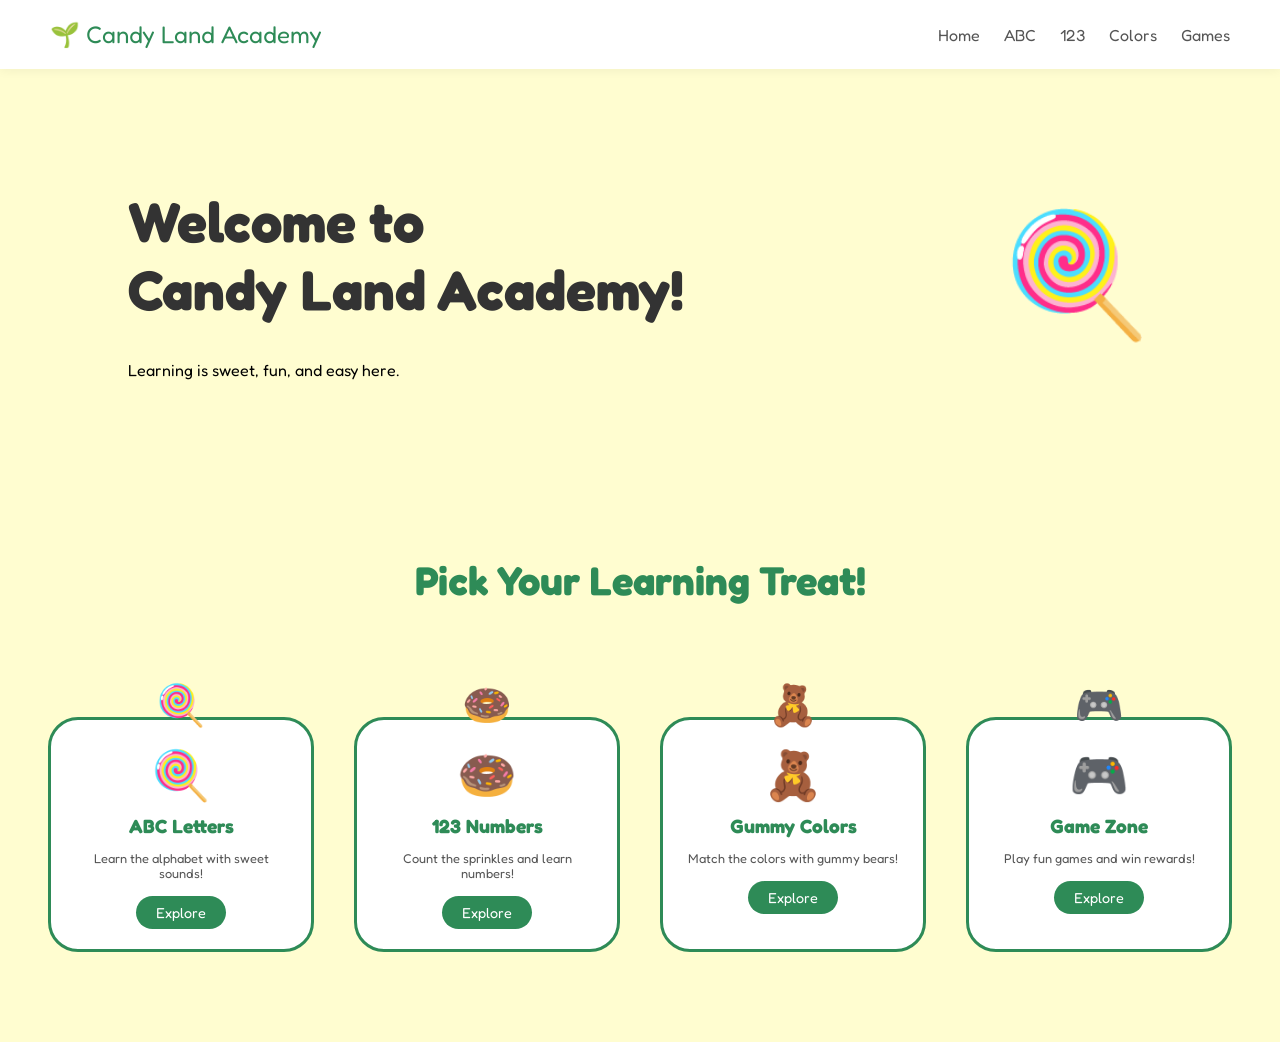
<file: index.html>
<!DOCTYPE html>
<html lang="en">
<head>
    <meta charset="UTF-8">
    <meta name="viewport" content="width=device-width, initial-scale=1.0">
    <link rel="stylesheet" href="style.css">
    <title>Candy Land Academy</title>
</head>
<body>

    <nav class="navbar">
        <div class="brand">🌱 Candy Land Academy</div>
        <div class="nav-links">
            <a href="index.html">Home</a>
            <a href="abc-island/abc.html">ABC</a>
            <a href="123-valley/123.html">123</a>
            <a href="Gummy-Colors/gummy-colors.html">Colors</a>
            <a href="Game-Zone/game-zone.html">Games</a>
        </div>
    </nav>

    <header class="hero">
        <div class="hero-text">
            <h1>Welcome to<br>Candy Land Academy!</h1>
            <p>Learning is sweet, fun, and easy here.</p>
        </div>
        <div class="hero-image">
            <span class="floating-lollipop">🍭</span>
        </div>
    </header>

    <section class="learning-treats">
        <h2 class="section-title">Pick Your Learning Treat!</h2>
        <div class="treat-container">
            <div class="treat-card">
                <span class="small-icon">🍭</span>
                <span class="large-emoji">🍭</span>
                <h3>ABC Letters</h3>
                <p>Learn the alphabet with sweet sounds!</p>
                <a href="abc-island/abc.html" class="explore-btn">Explore</a>
            </div>
            <div class="treat-card">
                <span class="small-icon">🍩</span>
                <span class="large-emoji">🍩</span>
                <h3>123 Numbers</h3>
                <p>Count the sprinkles and learn numbers!</p>
                <a href="123-valley/123.html" class="explore-btn">Explore</a>
            </div>
            <div class="treat-card">
                <span class="small-icon">🧸</span>
                <span class="large-emoji">🧸</span>
                <h3>Gummy Colors</h3>
                <p>Match the colors with gummy bears!</p>
                <a href="Gummy-Colors/gummy-colors.html" class="explore-btn">Explore</a>
            </div>
            <div class="treat-card">
                <span class="small-icon">🎮</span>
                <span class="large-emoji">🎮</span>
                <h3>Game Zone</h3>
                <p>Play fun games and win rewards!</p>
                <a href="Game-Zone/game-zone.html" class="explore-btn">Explore</a>
            </div>
        </div>
    </section>

    <script src="script.js"></script>
</body>
</html>
</file>
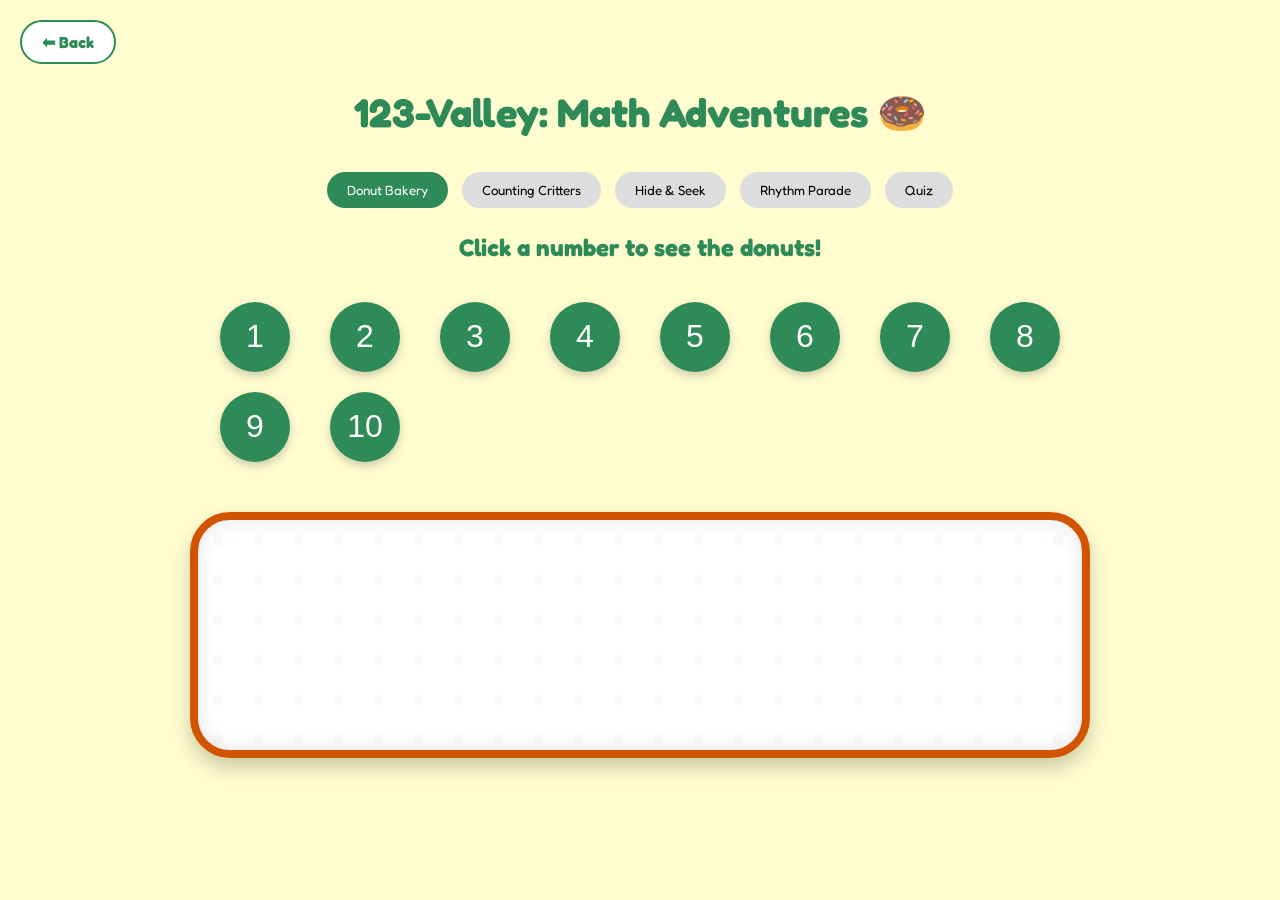
<file: 123-valley/123.html>
<!DOCTYPE html>
<html lang="en">
<head>
    <meta charset="UTF-8">
    <meta name="viewport" content="width=device-width, initial-scale=1.0">
    <link rel="stylesheet" href="123-style.css">
    <title>123-Valley</title>
</head>
<body>

    <a href="../index.html" class="back-btn">⬅ Back</a>

    <div class="abc-container">
        <h1 class="page-title">123-Valley: Math Adventures 🍩</h1>
        
        <!-- Tab Navigation -->
        <div class="tabs">
            <button class="tab-btn active" id="btn-bakery" onclick="showTab('bakery')">Donut Bakery</button>
            <button class="tab-btn" id="btn-critters" onclick="showTab('critters')">Counting Critters</button>
            <button class="tab-btn" id="btn-hide-seek" onclick="showTab('hide-seek')">Hide & Seek</button>
            <button class="tab-btn" id="btn-rhythm-parade" onclick="showTab('rhythm-parade')">Rhythm Parade</button>
            <button class="tab-btn" id="btn-quiz" onclick="showTab('quiz')">Quiz</button>
        </div>

        <!-- Tab 1: Donut Bakery -->
        <div id="bakery" class="tab-content">
            <h2 style="color: var(--accent-emerald);">Click a number to see the donuts!</h2>
            <div id="numberGrid" class="alphabet-grid"></div>
            <div id="donutDisplay" class="donut-area"></div>
        </div>

        <!-- Tab 2: Counting Critters -->
        <div id="critters" class="tab-content" style="display: none;">
            <div class="game-area">
                <div id="itemsContainer" class="items-to-drag"></div>
                <div id="dropBoxWrapper" class="drop-wrapper">
                    <div id="boxLabel" class="box-label">Drop <span id="targetNum">3</span> stars here!</div>
                    <div id="dropBox" class="drop-zone" ondrop="drop(event)" ondragover="allowDrop(event)"></div>
                </div>
            </div>
        </div>

        <!-- Tab 3: Hide & Seek -->
        <div id="hide-seek" class="tab-content" style="display: none;">
            <h2 style="color: var(--accent-emerald);" id="findInstruction">Click a bush to find the number!</h2>
            <div class="garden-grid" id="gardenGrid"></div>
        </div>

        <!-- Tab 4: Rhythm Parade -->
        <div id="rhythm-parade" class="tab-content" style="display: none;">
            <h2 style="color: var(--accent-emerald);">March to the beat of numbers!</h2>
            <div class="parade-track" id="paradeTrack"></div>
            <button class="tab-btn" style="margin-top:20px;" onclick="startParade()">Start Parade! 🥁</button>
        </div>

        <!-- Tab 5: Quiz -->
        <div id="quiz" class="tab-content" style="display: none;">
            <h2 style="color: var(--accent-emerald);">Choose your Challenge!</h2>
            <div class="challenge-grid">
                <div class="challenge-box" onclick="launchQuiz('visual')">🍩<br>Visual</div>
                <div class="challenge-box" onclick="launchQuiz('missing')">🚂<br>Missing</div>
                <div class="challenge-box" onclick="launchQuiz('monster')">👾<br>Monster</div>
                <div class="challenge-box" onclick="launchQuiz('memory')">🧠<br>Memory</div>
                <div class="challenge-box" onclick="launchQuiz('reward')">🏆<br>Reward</div>
            </div>
            <div id="activeQuizArea" class="quiz-box"></div>
            <div id="scoreDisplay" class="score-board">Score: 0</div>
        </div>
    </div>

    <!-- Valley Master Modal -->
    <div id="masterModal" class="modal">
        <div class="modal-content">
            <h2>🎉 You are a Valley Master! 🏆</h2>
            <p>You unlocked a Golden Sticker! ✨</p>
            <button class="tab-btn" onclick="closeModal()">Play Again</button>
        </div>
    </div>

    <script src="123-script.js"></script>
</body>
</html>
</file>
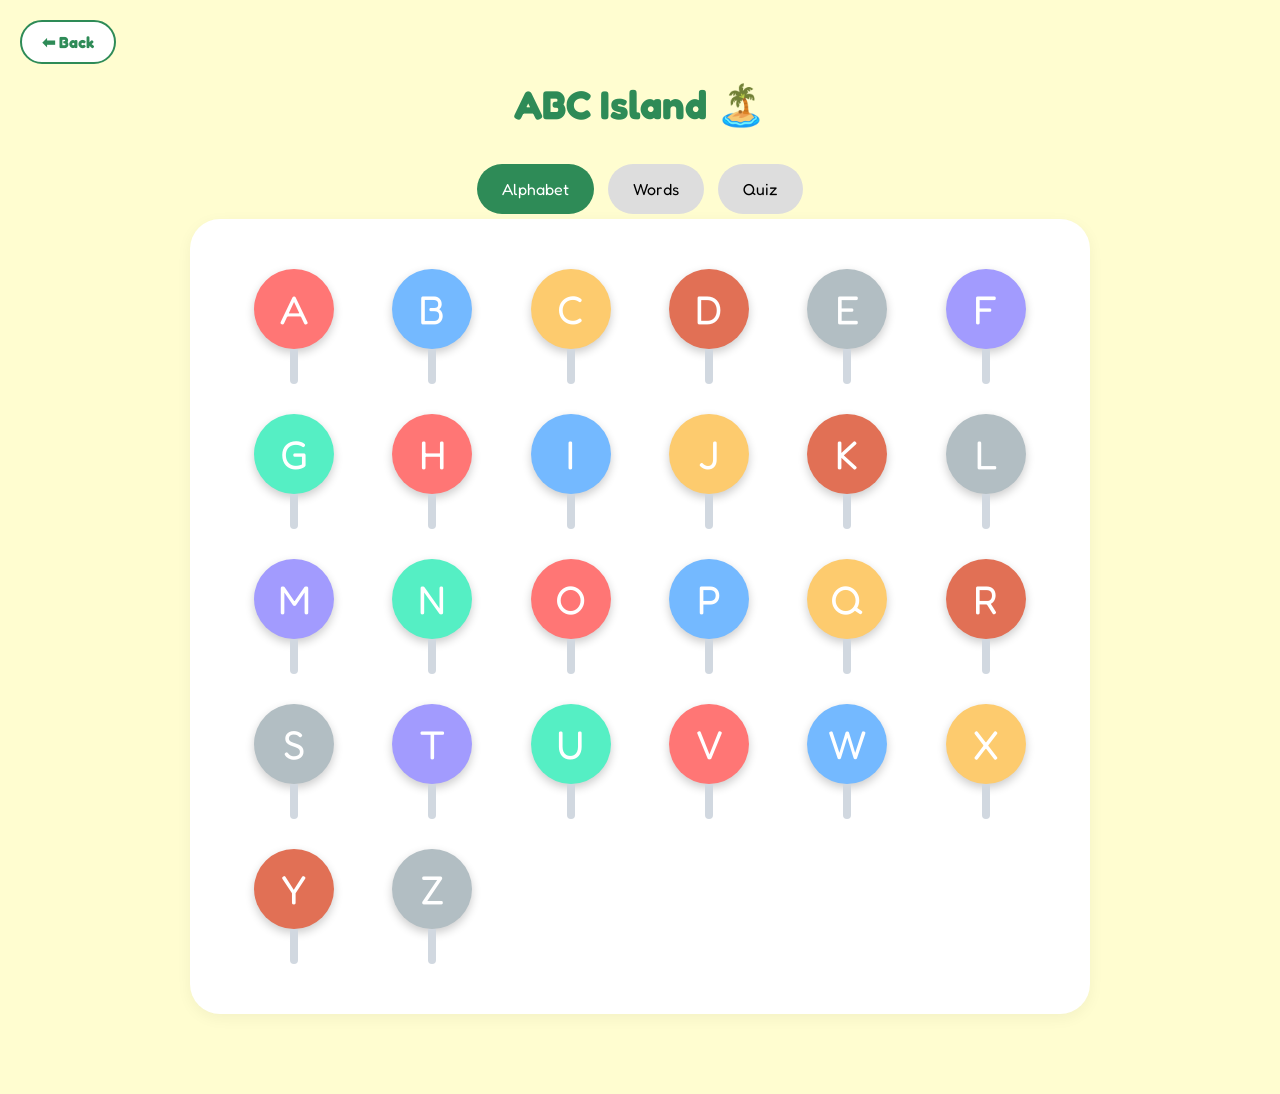
<file: abc-island/abc.html>
<!DOCTYPE html>
<html lang="en">
<head>
    <meta charset="UTF-8">
    <meta name="viewport" content="width=device-width, initial-scale=1.0">
    <link rel="stylesheet" href="abc-style.css">
    <title>ABC Island</title>
</head>
<body>

    <a href="../index.html" class="back-btn">⬅ Back</a>

    <div class="abc-container">
        <h1 class="page-title">ABC Island 🏝️</h1>
        
        <div class="tabs">
            <button class="tab-btn active" onclick="openTab(event, 'alphabet')">Alphabet</button>
            <button class="tab-btn" onclick="openTab(event, 'words')">Words</button>
            <button class="tab-btn" onclick="openTab(event, 'quiz')">Quiz</button>
        </div>

        <div id="alphabet" class="tab-content" style="display: block;">
            <div class="alphabet-grid" id="alphabetGrid"></div>
        </div>

        <div id="words" class="tab-content">
            <div class="words-grid" id="wordsGrid"></div>
        </div>

        <div id="quiz" class="tab-content">
            <div id="quizHeader">
                <span id="scoreBoard">Score: 0</span>
                <span id="timer">⏰ 10s</span>
            </div>
            <div id="quizContainer" style="text-align: center; padding: 20px;"></div>
        </div>
    </div>

    <!-- Reward Modal -->
    <div id="rewardModal" class="modal">
        <div class="modal-content">
            <h2>🎉 Champion! 🎉</h2>
            <p>You have reached 50 points! You are a Star Catcher!</p>
            <button onclick="closeModal()">Play More</button>
        </div>
    </div>

    <script src="abc-script.js"></script>
</body>
</html>
</file>
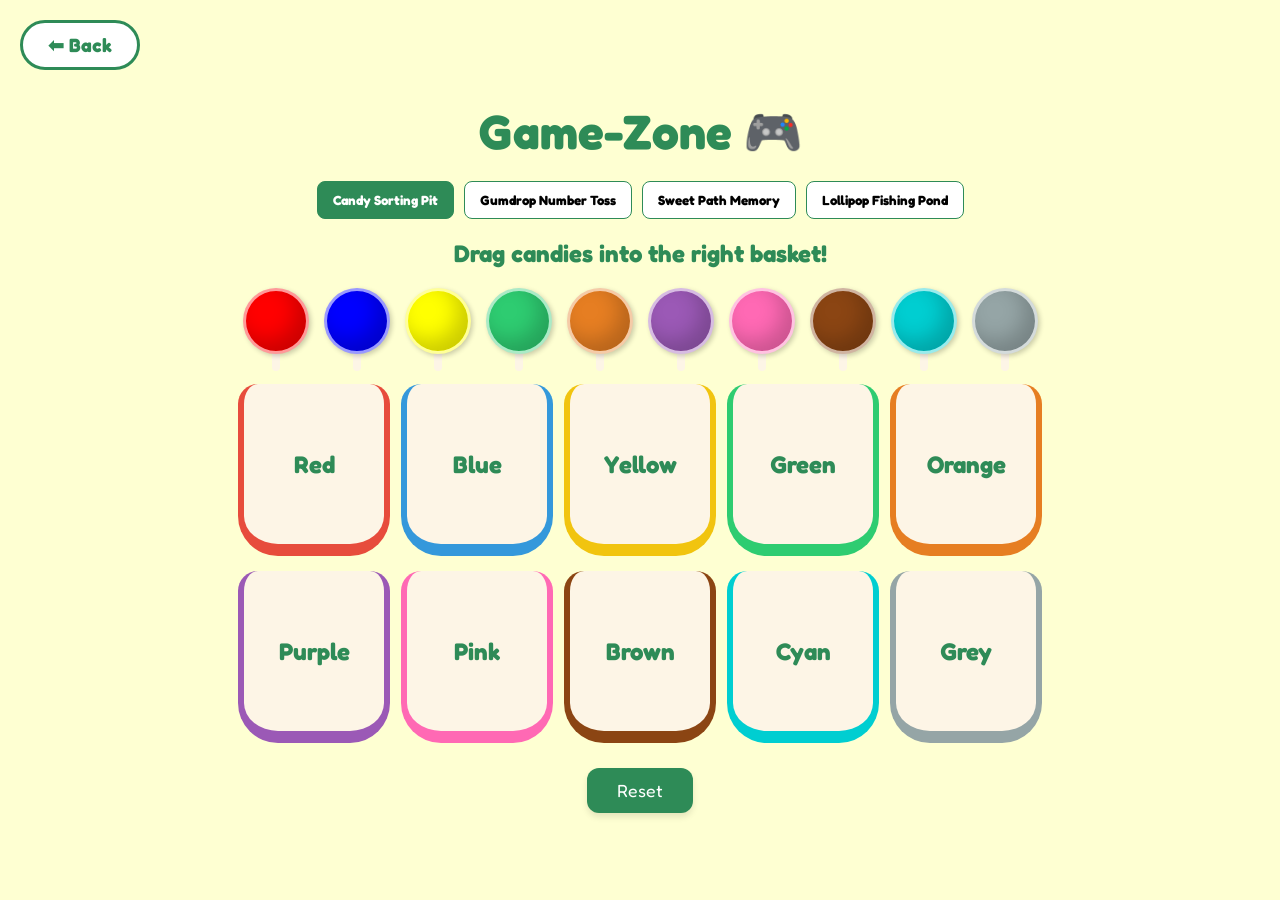
<file: Game-Zone/game-zone.html>
<!DOCTYPE html>
<html lang="en">
<head>
    <meta charset="UTF-8">
    <meta name="viewport" content="width=device-width, initial-scale=1.0">
    <link rel="stylesheet" href="game-zone-style.css">
    <title>Game-Zone: Candy Land</title>
</head>
<body>

    <a href="../index.html" class="back-btn">⬅ Back</a>

    <div class="abc-container">
        <h1 class="page-title">Game-Zone 🎮</h1>

        <!-- Tab Navigation -->
        <div class="tabs">
            <button class="tab-btn active" id="btn-sorting-pit" onclick="switchGame('sorting-pit')">Candy Sorting Pit</button>
            <button class="tab-btn" id="btn-game2" onclick="switchGame('game2')">Gumdrop Number Toss</button>
            <button class="tab-btn" id="btn-game3" onclick="switchGame('game3')">Sweet Path Memory</button>
            <button class="tab-btn" id="btn-game4" onclick="switchGame('game4')">Lollipop Fishing Pond</button>
        </div>

        <!-- Game 1: The Sorting Pit -->
        <div id="sorting-pit" class="tab-content" style="display: block;">
            <h2 style="color: var(--accent-emerald);">Drag candies into the right basket!</h2>
            
            <div id="candy-pool" class="alphabet-grid">
                <div class="gummy-item" draggable="true" ondragstart="drag(event)" id="red-candy" style="background: red;"><div class="lollipop-stick"></div></div>
                <div class="gummy-item" draggable="true" ondragstart="drag(event)" id="blue-candy" style="background: blue;"><div class="lollipop-stick"></div></div>
                <div class="gummy-item" draggable="true" ondragstart="drag(event)" id="yellow-candy" style="background: yellow;"><div class="lollipop-stick"></div></div>
                <div class="gummy-item" draggable="true" ondragstart="drag(event)" id="green-candy" style="background: #2ecc71;"><div class="lollipop-stick"></div></div>
                <div class="gummy-item" draggable="true" ondragstart="drag(event)" id="orange-candy" style="background: #e67e22;"><div class="lollipop-stick"></div></div>
                <div class="gummy-item" draggable="true" ondragstart="drag(event)" id="purple-candy" style="background: #9b59b6;"><div class="lollipop-stick"></div></div>
                <div class="gummy-item" draggable="true" ondragstart="drag(event)" id="pink-candy" style="background: #ff69b4;"><div class="lollipop-stick"></div></div>
                <div class="gummy-item" draggable="true" ondragstart="drag(event)" id="brown-candy" style="background: #8b4513;"><div class="lollipop-stick"></div></div>
                <div class="gummy-item" draggable="true" ondragstart="drag(event)" id="cyan-candy" style="background: #00ced1;"><div class="lollipop-stick"></div></div>
                <div class="gummy-item" draggable="true" ondragstart="drag(event)" id="grey-candy" style="background: #95a5a6;"><div class="lollipop-stick"></div></div>
            </div>

            <div class="basket-container">
                <div class="basket" ondrop="dropCandy(event)" ondragover="allowDrop(event)" id="red-basket" style="border-color: #e74c3c;">Red</div>
                <div class="basket" ondrop="dropCandy(event)" ondragover="allowDrop(event)" id="blue-basket" style="border-color: #3498db;">Blue</div>
                <div class="basket" ondrop="dropCandy(event)" ondragover="allowDrop(event)" id="yellow-basket" style="border-color: #f1c40f;">Yellow</div>
                <div class="basket" ondrop="dropCandy(event)" ondragover="allowDrop(event)" id="green-basket" style="border-color: #2ecc71;">Green</div>
                <div class="basket" ondrop="dropCandy(event)" ondragover="allowDrop(event)" id="orange-basket" style="border-color: #e67e22;">Orange</div>
                <div class="basket" ondrop="dropCandy(event)" ondragover="allowDrop(event)" id="purple-basket" style="border-color: #9b59b6;">Purple</div>
                <div class="basket" ondrop="dropCandy(event)" ondragover="allowDrop(event)" id="pink-basket" style="border-color: #ff69b4;">Pink</div>
                <div class="basket" ondrop="dropCandy(event)" ondragover="allowDrop(event)" id="brown-basket" style="border-color: #8b4513;">Brown</div>
                <div class="basket" ondrop="dropCandy(event)" ondragover="allowDrop(event)" id="cyan-basket" style="border-color: #00ced1;">Cyan</div>
                <div class="basket" ondrop="dropCandy(event)" ondragover="allowDrop(event)" id="grey-basket" style="border-color: #95a5a6;">Grey</div>
            </div>
            <button class="reset-btn" onclick="resetSortingGame()">Reset</button>
        </div>

        <!-- Game 2: Gumdrop Number Toss -->
        <div id="game2" class="tab-content" style="display: none;">
            <h2 id="instruction" style="color: var(--accent-emerald);">Level 1: Put 1 gumdrop in Bucket #1</h2>
            <div class="alphabet-grid" id="gumdrop-pool">
                <div class="gummy-item" draggable="true" ondragstart="drag(event)" id="gumdrop-1" style="background: #e67e22;"><div class="lollipop-stick"></div></div>
                <div class="gummy-item" draggable="true" ondragstart="drag(event)" id="gumdrop-2" style="background: #e67e22;"><div class="lollipop-stick"></div></div>
                <div class="gummy-item" draggable="true" ondragstart="drag(event)" id="gumdrop-3" style="background: #e67e22;"><div class="lollipop-stick"></div></div>
            </div>
            <div class="alphabet-grid basket-container">
                <div class="basket" ondrop="dropGumdrop(event)" ondragover="allowDrop(event)" id="bucket-1">#1</div>
                <div class="basket" ondrop="dropGumdrop(event)" ondragover="allowDrop(event)" id="bucket-2">#2</div>
                <div class="basket" ondrop="dropGumdrop(event)" ondragover="allowDrop(event)" id="bucket-3">#3</div>
            </div>
            <button class="reset-btn" onclick="resetGumdropGame()">Reset</button>
        </div>

        <!-- Game 3: Sweet Path -->
        <div id="game3" class="tab-content" style="display: none;">
            <h2 id="path-instruction" style="color: var(--accent-emerald);">Listen... find the letter: A</h2>
            <div class="sweet-path-container" id="sweet-path"></div>
            <button class="reset-btn" onclick="resetSweetPath()">Reset</button>
        </div>

        <!-- Game 4: Lollipop Fishing Pond -->
        <div id="game4" class="tab-content" style="display: none;">
            <h2 id="pond-instruction" style="color: var(--accent-emerald);">Catch a lollipop and name it!</h2>
            <div id="fishing-pond" class="pond"></div>
            <div class="catch-bucket" id="catch-bucket"><h3>My Catch Bucket</h3></div>
            <button class="reset-btn" onclick="resetFishingGame()">Reset</button>
        </div>

        
    </div>

    <script src="game-zone-script.js"></script>
    <script>initSweetPath(); initPond();</script>
</body>
</html>
</file>
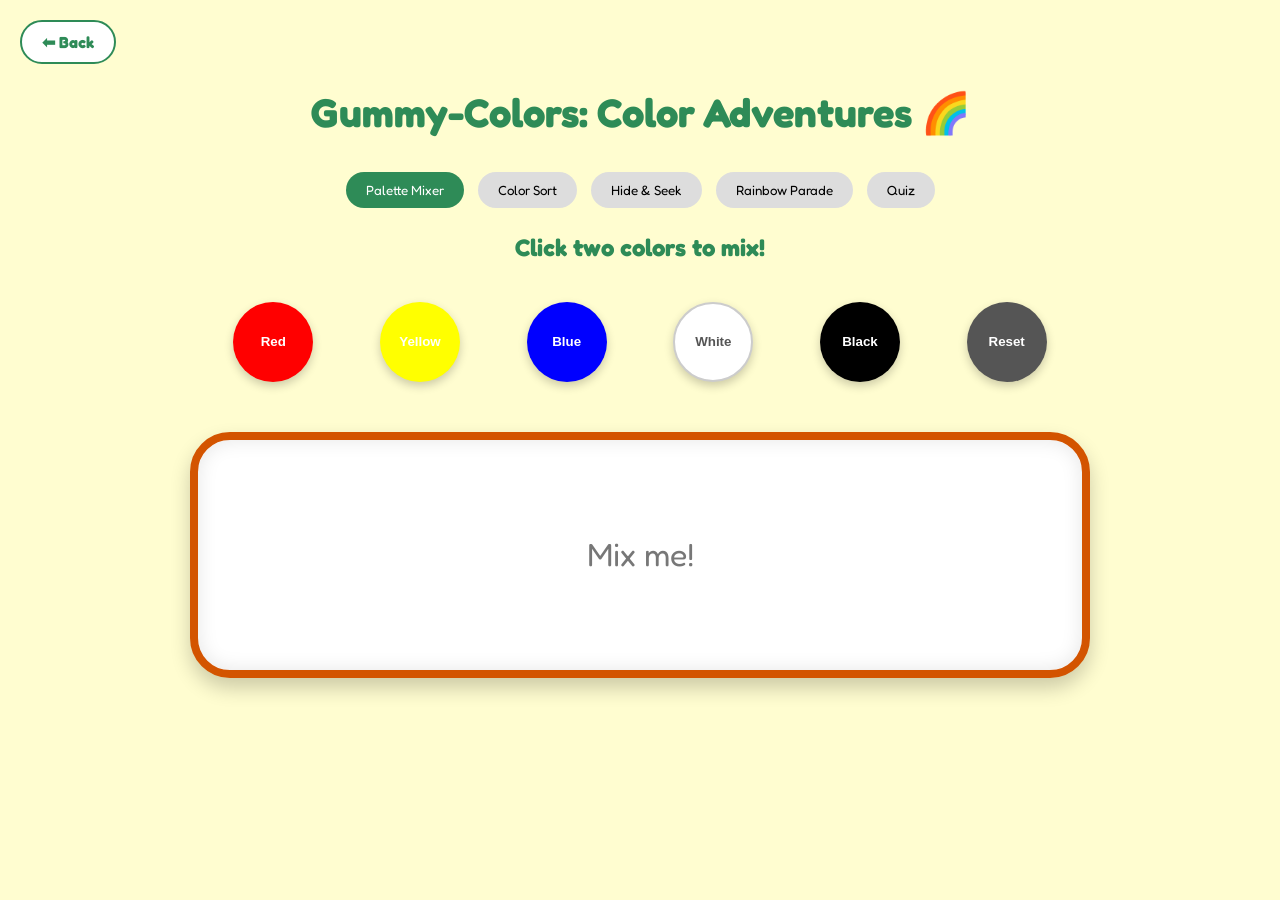
<file: Gummy-Colors/gummy-colors.html>
<!DOCTYPE html>
<html lang="en">

<head>
    <meta charset="UTF-8">
    <meta name="viewport" content="width=device-width, initial-scale=1.0">
    <link rel="stylesheet" href="gummy-style.css">
    <title>Gummy-Colors</title>
</head>

<body>

    <a href="../index.html" class="back-btn">⬅ Back</a>

    <div class="abc-container">
        <h1 class="page-title">Gummy-Colors: Color Adventures 🌈</h1>

        <!-- Tab Navigation -->
        <div class="tabs">
            <button class="tab-btn active" id="btn-mixer" onclick="switchTab('mixer')">Palette Mixer</button>
            <button class="tab-btn" id="btn-sort" onclick="switchTab('sorter')">Color Sort</button>
            <button class="tab-btn" id="btn-hide" onclick="switchTab('hide')">Hide & Seek</button>
            <button class="tab-btn" id="btn-parade" onclick="switchTab('parade')">Rainbow Parade</button>
            <button class="tab-btn" id="btn-quiz" onclick="switchTab('quiz')">Quiz</button>
        </div>

        <!-- Tab 1: Palette Mixer -->
        <div id="mixer" class="tab-content" style="display: block;">
            <h2 style="color: var(--accent-emerald);">Click two colors to mix!</h2>
            <div class="alphabet-grid">
                <button class="lollipop-head" style="background: red;" onclick="selectColor('red')">Red</button>
                <button class="lollipop-head" style="background: yellow;" onclick="selectColor('yellow')">Yellow</button>
                <button class="lollipop-head" style="background: blue;" onclick="selectColor('blue')">Blue</button>
                <button class="lollipop-head" style="background: white; border: 2px solid #ccc; color: #555;" onclick="selectColor('white')">White</button>
                <button class="lollipop-head" style="background: black;" onclick="selectColor('black')">Black</button>
                <button class="lollipop-head" style="background: #555;" onclick="resetMix()">Reset</button>
            </div>
            <div id="gummyPot" class="donut-area">
                <span style="font-size: 2rem; color: #777;">Mix me!</span>
            </div>
        </div>

        <!-- Tab 2: Color Sort -->
        <div id="sorter" class="tab-content" style="display: none;">
            <h2 style="color: var(--accent-emerald);">Drag gummies into the right basket!</h2>
            <div id="gummy-pool" class="alphabet-grid">
                <!-- Gummy items here -->
                <div class="gummy-item" draggable="true" ondragstart="drag(event)" id="red-gummy" style="background: red;"></div>
                <div class="gummy-item" draggable="true" ondragstart="drag(event)" id="blue-gummy" style="background: blue;"></div>
                <div class="gummy-item" draggable="true" ondragstart="drag(event)" id="yellow-gummy" style="background: yellow;"></div>
                <div class="gummy-item" draggable="true" ondragstart="drag(event)" id="green-gummy" style="background: green;"></div>
                <div class="gummy-item" draggable="true" ondragstart="drag(event)" id="pink-gummy" style="background: pink;"></div>
                <div class="gummy-item" draggable="true" ondragstart="drag(event)" id="purple-gummy" style="background: purple;"></div>
                <div class="gummy-item" draggable="true" ondragstart="drag(event)" id="brown-gummy" style="background: brown;"></div>
                <div class="gummy-item" draggable="true" ondragstart="drag(event)" id="black-gummy" style="background: black;"></div>
                <div class="gummy-item" draggable="true" ondragstart="drag(event)" id="orange-gummy" style="background: orange;"></div>
                <div class="gummy-item" draggable="true" ondragstart="drag(event)" id="white-gummy" style="background: white; border: 1px solid #ccc;"></div>
            </div>
            <div class="alphabet-grid">
                <div class="basket" ondrop="drop(event)" ondragover="allowDrop(event)" id="red-basket">Red</div>
                <div class="basket" ondrop="drop(event)" ondragover="allowDrop(event)" id="blue-basket">Blue</div>
                <div class="basket" ondrop="drop(event)" ondragover="allowDrop(event)" id="yellow-basket">Yellow</div>
                <div class="basket" ondrop="drop(event)" ondragover="allowDrop(event)" id="green-basket">Green</div>
                <div class="basket" ondrop="drop(event)" ondragover="allowDrop(event)" id="pink-basket">Pink</div>
                <div class="basket" ondrop="drop(event)" ondragover="allowDrop(event)" id="purple-basket">Purple</div>
                <div class="basket" ondrop="drop(event)" ondragover="allowDrop(event)" id="brown-basket">Brown</div>
                <div class="basket" ondrop="drop(event)" ondragover="allowDrop(event)" id="black-basket">Black</div>
                <div class="basket" ondrop="drop(event)" ondragover="allowDrop(event)" id="orange-basket">Orange</div>
                <div class="basket" ondrop="drop(event)" ondragover="allowDrop(event)" id="white-basket">White</div>
            </div>
            <button class="tab-btn" onclick="resetSort()">Play Again 🔄</button>
        </div>

        <!-- Tab 3: Hide & Seek -->
        <div id="hide" class="tab-content" style="display: none;">
            <h2 style="color: var(--accent-emerald);">Click the leaves to find the Gummy Bears!</h2>
            <div class="alphabet-grid" id="hide-grid">
                <div class="leaf" onclick="revealGummy(this, 'Red')">Leaf 🍃</div>
                <div class="leaf" onclick="revealGummy(this, 'Blue')">Leaf 🍃</div>
                <div class="leaf" onclick="revealGummy(this, 'Yellow')">Leaf 🍃</div>
                <div class="leaf" onclick="revealGummy(this, 'Green')">Leaf 🍃</div>
                <div class="leaf" onclick="revealGummy(this, 'Pink')">Leaf 🍃</div>
                <div class="leaf" onclick="revealGummy(this, 'Purple')">Leaf 🍃</div>
                <div class="leaf" onclick="revealGummy(this, 'Brown')">Leaf 🍃</div>
                <div class="leaf" onclick="revealGummy(this, 'Black')">Leaf 🍃</div>
                <div class="leaf" onclick="revealGummy(this, 'Orange')">Leaf 🍃</div>
                <div class="leaf" onclick="revealGummy(this, 'White')">Leaf 🍃</div>
            </div>
            <button class="tab-btn" onclick="resetHide()">Play Again 🔄</button>
        </div>

        <!-- Tab 4: Rainbow Parade -->
        <div id="parade" class="tab-content" style="display: none;">
            <h2 style="color: var(--accent-emerald);">Watch the Rainbow Parade!</h2>
            <div class="parade-track" id="paradeTrack" style="height: 100px; position: relative;"></div>
            <button class="tab-btn" onclick="startParade()">Start Parade 🥁</button>
            <button class="tab-btn" onclick="resetParade()">Reset 🔄</button>
        </div>

        <!-- Tab 5: Quiz -->
        <div id="quiz" class="tab-content" style="display: none;">
            <h2 style="color: var(--accent-emerald);">Rainbow Master Quiz 🎓</h2>
            
            <!-- Quiz Menu -->
            <div class="alphabet-grid" id="quiz-menu">
                <button class="challenge-circle" onclick="runQuiz('Mix & Match')">🎨<br>Mix &<br>Match</button>
                <button class="challenge-circle" onclick="runQuiz('Sorting Champion')">🧺<br>Sorting<br>Champ</button>
                <button class="challenge-circle" onclick="runQuiz('Hidden Shade')">🔍<br>Shade<br>Hunt</button>
                <button class="challenge-circle" onclick="runQuiz('Rainbow Quest')">🌈<br>Rainbow<br>Quest</button>
                <button class="challenge-circle" onclick="runQuiz('Master Reward')">🏆<br>Rainbow<br>Master</button>
            </div>

            <!-- Quiz Active Area -->
            <div id="quiz-area" style="margin-top: 20px; display: none;">
                <p id="question" style="font-size: 1.5rem;"></p>
                <div id="options" class="alphabet-grid"></div>
                <div id="score-board" style="margin-top:20px; font-size: 1.5rem; color: var(--accent-emerald);">
                    Score: 0
                </div>
            </div>
        </div>
    </div>

    <script src="gummy-script.js"></script>
</body>
</html>
</file>
<file: style.css>
@import url('https://fonts.googleapis.com/css2?family=Fredoka+One&display=swap');

:root {
    --bg-main: #FFFDD0;
    --accent-emerald: #2E8B57;
    --card-white: #FFFFFF;
}

body {
    background-color: var(--bg-main);
    font-family: 'Fredoka One', cursive;
    margin: 0;
    overflow-x: hidden;
}

/* Navbar */
.navbar {
    background: var(--card-white);
    padding: 20px 50px;
    display: flex;
    justify-content: space-between;
    align-items: center;
    box-shadow: 0 2px 10px rgba(0,0,0,0.05);
}

.brand { font-size: 1.5rem; color: var(--accent-emerald); }
.nav-links a { color: #555; text-decoration: none; margin-left: 20px; }

/* Hero Section */
.hero { display: flex; justify-content: space-between; align-items: center; padding: 80px 10%; }
.hero-text h1 { font-size: 3.5rem; color: #333; }

@keyframes float-complex {
    0% { transform: translate(0, 0); }
    25% { transform: translate(15px, -20px); }
    50% { transform: translate(0, -35px); }
    75% { transform: translate(-15px, -20px); }
    100% { transform: translate(0, 0); }
}

.floating-lollipop {
    font-size: 120px;
    display: inline-block;
    animation: float-complex 4s ease-in-out infinite;
}

/* Cards Section */
.section-title { text-align: center; color: var(--accent-emerald); font-size: 2.5rem; margin-top: 80px; }
.treat-container { display: flex; justify-content: center; flex-wrap: wrap; gap: 40px; padding: 40px 20px; margin-bottom: 50px; }

.treat-card {
    background: var(--card-white);
    border: 3px solid var(--accent-emerald);
    border-radius: 30px;
    padding: 20px;
    width: 220px;
    text-align: center;
    position: relative;
    margin-top: 40px; /* Space for floating icon */
    transition: 0.3s;
}

.small-icon {
    position: absolute;
    top: -40px;
    left: 50%;
    transform: translateX(-50%);
    font-size: 2.5rem;
    animation: float-icon 3s ease-in-out infinite;
}

@keyframes float-icon {
    0% { transform: translateX(-50%) translateY(0); }
    50% { transform: translateX(-50%) translateY(-15px); }
    100% { transform: translateX(-50%) translateY(0); }
}

.large-emoji { font-size: 3rem; display: block; margin: 5px 0; }
.treat-card h3 { color: var(--accent-emerald); margin: 10px 0; font-size: 1.2rem; }
.treat-card p { font-size: 0.8rem; color: #555; margin-bottom: 15px; }

.explore-btn {
    background-color: var(--accent-emerald);
    color: white;
    padding: 8px 20px;
    border-radius: 50px;
    text-decoration: none;
    display: inline-block;
    font-size: 0.9rem;
}

.treat-card:hover { transform: translateY(-10px); box-shadow: 0 10px 20px rgba(0,0,0,0.1); }

/* Mouse Trail */
span.candy-trail {
    position: absolute;
    pointer-events: none;
    user-select: none;
    font-size: 20px;
    transition: opacity 0.5s ease-out, transform 0.5s ease-out;
}

/* Tablet (Screens choti hone par) */
@media (max-width: 900px) {
    .bento-grid, .treat-container {
        grid-template-columns: repeat(2, 1fr); /* 2 columns */
    }
    .hero {
        flex-direction: column; /* Text aur Lollipop upar-neeche ho jayenge */
        text-align: center;
        padding: 40px 20px;
    }
}

/* Mobile (Screens aur choti hone par) */
@media (max-width: 600px) {
    .navbar {
        flex-direction: column;
        gap: 10px;
    }
    .nav-links {
        display: flex;
        gap: 10px;
    }
    .treat-container {
        grid-template-columns: 1fr; /* Sirf 1 column - cards ek ke niche ek */
    }
    .hero-text h1 {
        font-size: 2rem;
    }
}
</file>
<file: 123-valley/123-style.css>
@import url('https://fonts.googleapis.com/css2?family=Fredoka+One&display=swap');

:root { --bg-main: #FFFDD0; --accent-emerald: #2E8B57; --light-peach: #FFE5B4; }
body { background-color: var(--bg-main); font-family: 'Fredoka One', cursive; padding: 20px; }

.back-btn { position: absolute; top: 20px; left: 20px; background: white; padding: 10px 20px; border-radius: 50px; text-decoration: none; color: var(--accent-emerald); border: 2px solid var(--accent-emerald); font-weight: bold; }
.abc-container { max-width: 900px; margin: 60px auto; text-align: center; }
.page-title { color: var(--accent-emerald); font-size: 2.5rem; margin-bottom: 30px; }

.tab-btn { padding: 10px 20px; border-radius: 50px; border: none; background: #ddd; cursor: pointer; margin: 5px; font-family: inherit; }
.tab-btn.active { background: var(--accent-emerald); color: white; }
.tab-btn:disabled { opacity: 0.5; cursor: not-allowed; }

.tab-content { display: none; }
#bakery { display: block; }

.alphabet-grid { display: grid; grid-template-columns: repeat(auto-fit, minmax(80px, 1fr)); gap: 20px; padding: 20px; justify-items: center; }
.lollipop-head { width: 70px; height: 70px; border-radius: 50%; display: flex; justify-content: center; align-items: center; font-size: 2rem; color: white; background-color: var(--accent-emerald); cursor: pointer; border: none; box-shadow: 0 4px 10px rgba(0,0,0,0.2); }

.donut-area { margin-top: 30px; padding: 40px; background: white; border-radius: 40px; border: 8px solid #d35400; min-height: 150px; display: flex; flex-wrap: wrap; justify-content: center; align-items: center; gap: 20px; box-shadow: inset 0 0 20px rgba(0,0,0,0.1), 0 10px 20px rgba(0,0,0,0.2); background-image: radial-gradient(circle, #f9f9f9 20%, transparent 20%); background-size: 40px 40px; }

.game-area { display: flex; justify-content: center; align-items: flex-start; gap: 50px; margin-top: 30px; }
.drop-wrapper { display: flex; flex-direction: column; align-items: center; gap: 10px; }
.box-label { font-size: 1.5rem; color: var(--accent-emerald); background: var(--light-peach); padding: 5px 20px; border-radius: 20px; }
.items-to-drag { display: flex; flex-wrap: wrap; width: 250px; gap: 15px; justify-content: center; }
.draggable { font-size: 2.5rem; cursor: grab; padding: 5px; }
.drop-zone { width: 320px; height: 300px; border: 4px dashed var(--accent-emerald); border-radius: 30px; display: flex; flex-wrap: wrap; justify-content: center; align-content: center; padding: 15px; background-color: #fff9f0; }

.garden-grid { display: grid; grid-template-columns: repeat(3, 1fr); gap: 20px; margin-top: 30px; justify-items: center; }
.bush { width: 120px; height: 100px; background: #2E8B57; border-radius: 50% 50% 20% 20%; display: flex; justify-content: center; align-items: center; cursor: pointer; font-size: 2rem; color: white; border-bottom: 10px solid #1a5e37; transition: transform 0.3s; }
.bush.revealed { background: #d35400; transform: scale(1.1); }

/* Tab 4 Rhythm Parade */
.parade-track { display: flex; align-items: center; justify-content: flex-start; height: 150px; border-bottom: 5px solid #d35400; overflow: hidden; position: relative; margin-top: 20px; }
.marching-lollipop { position: absolute; left: -100px; width: 60px; height: 60px; background: #2E8B57; border-radius: 50%; display: flex; justify-content: center; align-items: center; color: white; font-size: 1.5rem; font-weight: bold; border: 5px solid white; box-shadow: 0 4px 5px rgba(0,0,0,0.2); animation: march 4s linear; }
.marching-lollipop::after { content: ''; position: absolute; bottom: -20px; width: 6px; height: 25px; background: #8b4513; animation: run 0.2s infinite alternate; }

/* Quiz & Modal Styles */
.challenge-grid { display: flex; justify-content: center; gap: 15px; margin-bottom: 20px; }
.challenge-box { width: 100px; height: 100px; border-radius: 50%; background: var(--accent-emerald); color: white; display: flex; flex-direction: column; justify-content: center; align-items: center; cursor: pointer; font-weight: bold; border: 5px solid #fff; box-shadow: 0 5px 10px rgba(0,0,0,0.2); transition: transform 0.2s; }
.challenge-box:hover { transform: scale(1.1); background: #d35400; }
.quiz-box { padding: 30px; background: white; border-radius: 30px; border: 5px solid var(--accent-emerald); margin-top: 20px; min-height: 200px; }
.score-board { font-size: 1.5rem; color: #d35400; margin-top: 10px; }
.modal { display: none; position: fixed; top: 0; left: 0; width: 100%; height: 100%; background: rgba(0,0,0,0.5); justify-content: center; align-items: center; }
.modal-content { background: white; padding: 40px; border-radius: 20px; text-align: center; }
.option-btn { padding: 15px 30px; margin: 10px; border-radius: 20px; border: none; background: var(--accent-emerald); color: white; cursor: pointer; font-size: 1.2rem; }

@keyframes march { 0% { left: -100px; } 100% { left: 100%; } }
@keyframes run { from { transform: translateY(0); } to { transform: translateY(-5px); } }
@keyframes pop { 0% { transform: scale(0); } 80% { transform: scale(1.2); } 100% { transform: scale(1); } }

/* Monster Theme Additions */
.monster-card { background: #4a148c; color: #fff; padding: 20px; border-radius: 20px; border: 5px solid #7c43bd; display: flex; flex-direction: column; align-items: center; gap: 15px; margin-top: 10px; }
.monster-avatar { font-size: 4rem; animation: pulse 2s infinite; }
.match-grid { display: grid; grid-template-columns: 1fr 1fr; gap: 10px; width: 100%; }
.match-btn { padding: 15px; border-radius: 15px; border: none; background: #ffcc00; cursor: pointer; font-weight: bold; }
@keyframes pulse { 0% { transform: scale(1); } 50% { transform: scale(1.1); } 100% { transform: scale(1); } }
</file>
<file: abc-island/abc-style.css>
@import url('https://fonts.googleapis.com/css2?family=Fredoka+One&display=swap');
:root { --bg-main: #FFFDD0; --accent-emerald: #2E8B57; --light-peach: #FFE5B4; }
body { background-color: var(--bg-main); font-family: 'Fredoka One', cursive; margin: 0; padding: 20px; }

.back-btn { position: absolute; top: 20px; left: 20px; background: white; padding: 10px 20px; border-radius: 50px; text-decoration: none; color: var(--accent-emerald); border: 2px solid var(--accent-emerald); font-weight: bold; }
.abc-container { max-width: 900px; margin: 60px auto; text-align: center; }
.page-title { color: var(--accent-emerald); font-size: 2.5rem; margin-bottom: 30px; }

.tab-btn { padding: 15px 25px; border-radius: 50px; border: none; background: #ddd; cursor: pointer; margin: 5px; transition: 0.3s; font-family: inherit; font-size: 1rem; }
.tab-btn.active { background: var(--accent-emerald); color: white; }
.tab-content { display: none; padding: 30px; background: white; border-radius: 30px; box-shadow: 0 4px 15px rgba(0,0,0,0.05); }

.alphabet-grid { display: grid; grid-template-columns: repeat(auto-fit, minmax(100px, 1fr)); gap: 30px; padding: 20px; }
.lollipop-card { display: flex; flex-direction: column; align-items: center; cursor: pointer; transition: 0.3s; }
.lollipop-head { width: 80px; height: 80px; border-radius: 50%; display: flex; justify-content: center; align-items: center; font-size: 2.5rem; color: white; box-shadow: 0 4px 10px rgba(0,0,0,0.2); }
.lollipop-stick { width: 8px; height: 35px; background-color: #d1d8e0; border-radius: 0 0 5px 5px; }

.words-grid { display: grid; grid-template-columns: repeat(auto-fit, minmax(160px, 1fr)); gap: 25px; padding: 20px; }
.word-card { background: var(--light-peach); border: 3px solid var(--accent-emerald); border-radius: 20px; padding: 20px; text-align: center; cursor: pointer; }
.word-emoji { font-size: 4rem; margin-bottom: 10px; }

.options-grid { display: flex; gap: 20px; justify-content: center; margin-top: 20px; flex-wrap: wrap; }
.quiz-btn { padding: 20px; border-radius: 20px; border: 3px solid var(--accent-emerald); background: white; cursor: pointer; font-size: 1.2rem; }
.quiz-btn:hover { background: var(--light-peach); transform: scale(1.05); }

#quizHeader { display: flex; justify-content: space-around; font-size: 1.5rem; margin-bottom: 20px; color: var(--accent-emerald); }
.level-container { margin-bottom: 20px; }
.level-btn { padding: 10px 20px; margin: 5px; border-radius: 20px; border: 2px solid var(--accent-emerald); background: white; cursor: pointer; font-family: inherit; font-weight: bold; }
.level-btn.active { background: var(--accent-emerald); color: white; }

.modal { display: none; position: fixed; top: 0; left: 0; width: 100%; height: 100%; background: rgba(0,0,0,0.5); justify-content: center; align-items: center; }
.modal-content { background: white; padding: 40px; border-radius: 30px; text-align: center; border: 5px solid var(--accent-emerald); }
.modal-content h2 { color: var(--accent-emerald); font-size: 3rem; }
.modal-content button { padding: 15px 30px; border-radius: 20px; background: var(--accent-emerald); color: white; border: none; cursor: pointer; font-size: 1.2rem; margin-top: 20px; }
</file>
<file: Game-Zone/game-zone-style.css>
@import url('https://fonts.googleapis.com/css2?family=Fredoka+One&display=swap');
:root { --accent-emerald: #2E8B57; --bg-cream: #FEFFD2; }
body { background-color: var(--bg-cream); font-family: 'Fredoka One', cursive; margin: 0; padding: 20px; }
/* Updated Back Button Styling */
.back-btn {
    position: absolute;
    top: 20px;
    left: 20px;
    padding: 10px 25px;
    background-color: white; /* White background */
    color: var(--accent-emerald); /* Emerald text */
    text-decoration: none;
    border-radius: 50px; /* Fully rounded edges */
    font-size: 1.2rem;
    font-weight: bold;
    border: 3px solid var(--accent-emerald); /* Emerald border */
    transition: all 0.3s ease;
    display: flex;
    align-items: center;
    gap: 8px;
}

.abc-container { max-width: 800px; margin: auto; text-align: center; padding-top: 50px; }
.page-title { color: var(--accent-emerald); font-size: 3rem; margin-bottom: 20px; }
.alphabet-grid { display: flex; flex-wrap: wrap; justify-content: center; gap: 15px; margin-top: 20px; }
.gummy-item { width: 60px; height: 60px; border-radius: 50%; cursor: grab; position: relative; box-shadow: inset -10px -10px 20px rgba(0,0,0,0.2), 2px 2px 5px rgba(0,0,0,0.2); border: 3px solid rgba(255,255,255,0.6); flex-shrink: 0; }
.lollipop-stick { position: absolute; bottom: -20px; left: 50%; transform: translateX(-50%); width: 8px; height: 25px; background: #fdf5e6; border-radius: 0 0 5px 5px; z-index: -1; }
.basket-container { display: grid; grid-template-columns: repeat(auto-fit, minmax(140px, 1fr)); gap: 15px; margin-top: 30px; justify-items: center; }
.basket { width: 140px; height: 160px; background: #fdf5e6; border-radius: 20px 20px 40px 40px; display: flex; flex-direction: column; justify-content: center; align-items: center; overflow: hidden; border-bottom: 12px solid #a0522d; border-left: 6px solid #d2691e; border-right: 6px solid #d2691e; color: var(--accent-emerald); font-weight: bold; font-size: 1.5rem; font-family: 'Fredoka One', cursive; }
.tabs { display: flex; justify-content: center; gap: 10px; margin-bottom: 20px; flex-wrap: wrap; }
.tab-btn { padding: 10px 15px; border: 1px solid var(--accent-emerald); background: white; cursor: pointer; border-radius: 8px; font-weight: bold; font-family: 'Fredoka One', cursive; }
.tab-btn.active { background: var(--accent-emerald); color: white; }
.tab-content { text-align: center; margin-top: 20px; }
#gumdrop-pool { min-height: 100px; padding: 20px; background: transparent; border-radius: 15px; display: flex; justify-content: center; gap: 20px; }
.sweet-path-container { display: flex; flex-wrap: wrap; justify-content: center; gap: 10px; margin-top: 20px; }
.letter-mat { width: 80px; height: 80px; background: #fff; border: 4px solid var(--accent-emerald); border-radius: 15px; display: flex; align-items: center; justify-content: center; font-size: 2rem; font-weight: bold; cursor: pointer; transition: transform 0.2s; }
.letter-mat:hover { transform: scale(1.1); }
.letter-mat.correct { background: #2ecc71; color: white; }
.reset-btn { margin-top: 25px; padding: 12px 30px; background-color: var(--accent-emerald); color: white; border: none; border-radius: 12px; cursor: pointer; font-family: 'Fredoka One', cursive; font-size: 1.1rem; box-shadow: 0 4px 6px rgba(0,0,0,0.1); transition: all 0.3s ease; }
.rest-btn:hover { background-color: #27ae60; transform: translateY(-2px); }
/* Fishing Pond */
.pond { width: 100%; height: 250px; background: #e0f7fa; border-radius: 20px; position: relative; margin: 20px 0; border: 4px dashed var(--accent-emerald); overflow: hidden; }
.lollipop-catch { position: absolute; cursor: pointer; font-size: 1.5rem; text-align: center; background: white; padding: 5px; border-radius: 50%; border: 2px solid var(--accent-emerald); }
.catch-bucket { margin-top: 20px; padding: 20px; border: 3px solid var(--accent-emerald); border-radius: 15px; min-height: 100px; display: flex; flex-wrap: wrap; gap: 10px; justify-content: center; }

.selection-area { 
    position: absolute; bottom: 10px; left: 50%; transform: translateX(-50%); 
    display: flex; gap: 10px; background: rgba(255,255,255,0.8); 
    padding: 10px; border-radius: 12px; backdrop-filter: blur(5px);
}
.choice-btn { 
    padding: 8px 15px; border: none; border-radius: 8px; 
    background: var(--accent-emerald); color: white; cursor: pointer; 
    font-family: 'Fredoka One', cursive; 
}
.choice-btn:hover { background: #27ae60; }
</file>
<file: Gummy-Colors/gummy-style.css>
@import url('https://fonts.googleapis.com/css2?family=Fredoka+One&display=swap');

:root { --bg-main: #FFFDD0; --accent-emerald: #2E8B57; --light-peach: #FFE5B4; }
body { background-color: var(--bg-main); font-family: 'Fredoka One', cursive; padding: 20px; }

.back-btn { position: absolute; top: 20px; left: 20px; background: white; padding: 10px 20px; border-radius: 50px; text-decoration: none; color: var(--accent-emerald); border: 2px solid var(--accent-emerald); font-weight: bold; }
.abc-container { max-width: 900px; margin: 60px auto; text-align: center; }
.page-title { color: var(--accent-emerald); font-size: 2.5rem; margin-bottom: 30px; }

.tab-btn { padding: 10px 20px; border-radius: 50px; border: none; background: #ddd; cursor: pointer; margin: 5px; font-family: inherit; }
.tab-btn.active { background: var(--accent-emerald); color: white; }

.tab-content { display: none; }

.alphabet-grid { display: grid; grid-template-columns: repeat(auto-fit, minmax(80px, 1fr)); gap: 20px; padding: 20px; justify-items: center; }
.lollipop-head { width: 80px; height: 80px; border-radius: 50%; border: none; cursor: pointer; color: white; font-weight: bold; box-shadow: 0 4px 10px rgba(0,0,0,0.2); transition: transform 0.2s; }
.lollipop-head:hover { transform: scale(1.1); }

.donut-area { margin-top: 30px; padding: 40px; background: white; border-radius: 40px; border: 8px solid #d35400; min-height: 150px; display: flex; justify-content: center; align-items: center; box-shadow: inset 0 0 20px rgba(0,0,0,0.1), 0 10px 20px rgba(0,0,0,0.2); transition: background 0.5s; }

/* Color Sort Styles */
.gummy-item { width: 50px; height: 50px; border-radius: 10px; cursor: grab; }
.basket { 
    width: 120px; height: 100px; 
    border: 8px solid #8b4513; 
    border-top: 20px solid #8b4513; 
    border-radius: 0 0 40px 40px; 
    display: flex; align-items: center; justify-content: center; 
    font-weight: bold; background: white; 
    position: relative; padding-top: 10px;
}

/* Hide & Seek Styles */
.leaf { 
    width: 100px; height: 100px; background: #2E8B57; 
    border-radius: 50% 0 50% 50%; display: flex; flex-direction: column;
    justify-content: center; align-items: center; 
    cursor: pointer; 
    color: white; font-size: 1rem; font-weight: bold;
    text-shadow: 2px 2px 4px #000; 
    transition: transform 0.3s;
}
.leaf:hover { transform: scale(1.05); }
.gummy-revealed { border: 2px solid #ccc; cursor: default; }

/* Parade Styles */
.parade-track { 
    height: 150px; border-bottom: 5px dashed #8b4513; 
    display: flex; align-items: flex-end; overflow: hidden; 
    position: relative; background: #fff; border-radius: 10px; margin-top: 20px;
}
.marching-gummy { 
    width: 60px; height: 60px; border-radius: 10px; 
    margin: 0 10px; position: absolute; bottom: 0;
    display: flex; justify-content: center; align-items: center;
    color: white; font-weight: bold; font-size: 1.5rem;
    transition: transform 0.5s ease-in-out;
    border: 3px solid #333; 
    box-shadow: 0 4px 8px rgba(0,0,0,0.5); 
}

/* Quiz Styles */
#quiz-area { background: #fff; padding: 30px; border-radius: 20px; border: 4px solid var(--accent-emerald); }
.quiz-btn { padding: 15px 30px; border-radius: 10px; border: none; background: #f0f0f0; cursor: pointer; font-family: inherit; font-size: 1.2rem; margin: 5px; }
.quiz-btn:hover { background: var(--accent-emerald); color: white; }

.challenge-circle {
    width: 120px; height: 120px; border-radius: 50%;
    background-color: var(--accent-emerald);
    color: white; border: 4px solid white;
    cursor: pointer; font-family: 'Fredoka One', cursive;
    font-size: 1rem; display: flex; flex-direction: column;
    justify-content: center; align-items: center;
    box-shadow: 0 4px 10px rgba(0,0,0,0.3); transition: transform 0.2s;
}
.challenge-circle:hover { transform: scale(1.1); }
</file>
